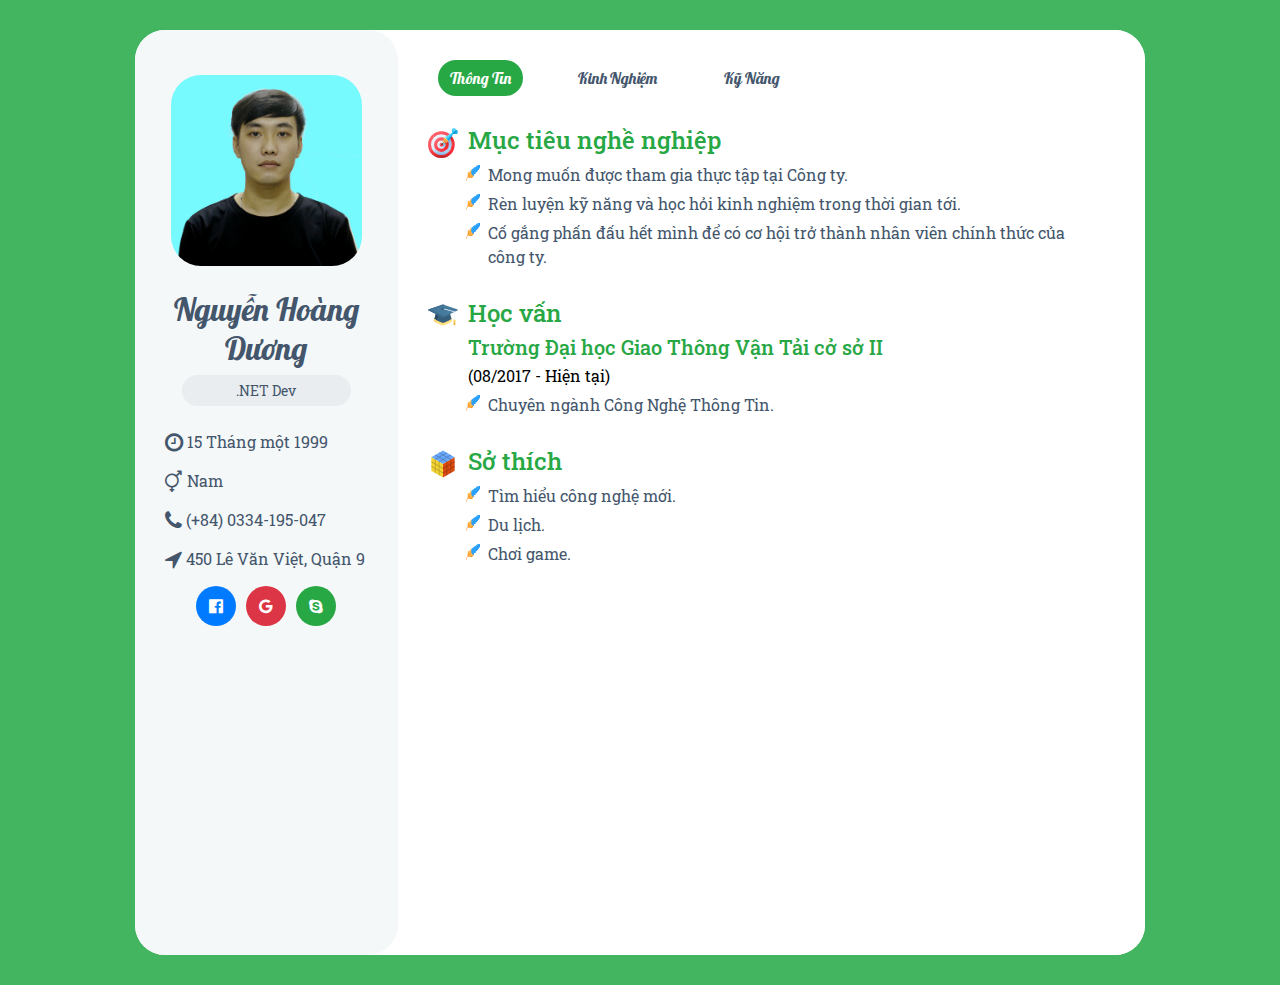
<file: Index.html>
<!doctype html>
<html lang="en">

<head>
  <!-- Required meta tags -->
  <meta charset="utf-8">
  <meta name="viewport" content="width=device-width, initial-scale=1, shrink-to-fit=no">

  <!-- Bootstrap CSS -->
  <link rel="stylesheet" href="https://maxcdn.bootstrapcdn.com/bootstrap/4.0.0/css/bootstrap.min.css"
    integrity="sha384-Gn5384xqQ1aoWXA+058RXPxPg6fy4IWvTNh0E263XmFcJlSAwiGgFAW/dAiS6JXm" crossorigin="anonymous">

  <link rel="stylesheet" href="CSS/timeline-customs.css">
  <link rel="stylesheet" href="CSS/content-Format.css">
  <link rel="stylesheet" href="https://cdnjs.cloudflare.com/ajax/libs/font-awesome/4.7.0/css/font-awesome.min.css">

  <title>CV-NGUYEN_HOANG_DUONG</title>
</head>

<body class="container ui-page">
  <div id="CV_contain" class="ui-content">
    <div class="form-infor float-left">
      <div class="detail-infor">
        <div class="tag-infor">
          <!-- <img class="avatar-infor mx-auto d-block" src="http://netgon.net/artstyles/v-card2/assets/img/avatar-1.jpg" alt=""> -->
          <!-- <img class="avatar-infor mx-auto d-block" src="Images/28471955_848284878713551_6416417631998503279_n.jpg"
            alt=""> -->
            <img class="avatar-infor mx-auto d-block" src="Images/img_Av.jpg"
            alt="">
          <br>
          <h3 class="text-username text-center">Nguyễn Hoàng Dương</h3>
          <!-- <br> -->
          <div class="candidate-type">
            .NET Dev
          </div>
          <br>
          <div>
            <ul id="list-infor">
              <li class="item-list">
                <i class="fa fa-clock-o fa-lg"></i> <span> 15 Tháng một 1999</span>
              </li>
              <li class="item-list">
                <i class="fa fa-transgender fa-lg"></i> <span> Nam</span>
              </li>
              <li class="item-list">
                <i class="fa fa-phone fa-lg"></i> <span> (+84) 0334-195-047</span>
              </li>
              <!-- <li class="item-list"><i class="fa fa-google fa-lg"></i> hoangduong150199@gmail.com</li> -->
              <li class="item-list">
                <i class="fa fa-location-arrow fa-lg"></i> <span> 450 Lê Văn Việt, Quận 9</span>
              </li>

              <li>
                <div class="row d-flex justify-content-center">
                  <button type="button" class="btn btn-primary btn-custom rounded-circle"
                    onclick="location.href='https://www.facebook.com/Black.Sky.1.1.2.3.5.8.13'"><i
                      class="fa fa-facebook-official"></i></button>
                  <button type="button" class="btn btn-danger btn-custom rounded-circle"
                    onclick="location.href='https://mail.google.com/mail/?view=cm&fs=1&tf=1&to=hoangduong150199@gmail.com'"><i
                      class="fa fa-google"></i></button>
                  <button type="button" class="btn btn-success btn-custom rounded-circle"
                    onclick="location.href='skype:hoangduong150199?call'"><i
                      class="fa fa-skype"></i></button>
                </div>
              </li>
          </div>

        </div>
      </div>
    </div>
    <div class="form-content float-right">
      <div class="content-menu">
        <button id="btn_ThongTin" class="active item-menu btn btn-outline-success">Thông Tin</button>
        <button id="btn_KinhNghiem" class="item-menu btn btn-outline-success">Kinh Nghiệm</button>
        <button id="btn_KyNang" class="item-menu btn btn-outline-success">Kỹ Năng</button>
        <!-- <button id="btn_LienHe" class="item-menu btn btn-outline-success">Liên Hệ</button> -->
      </div>
      <div id="cv-content" class="cv-content">
        <!-- here is the content. -->
      </div>
    </div>
  </div>

  <script src="https://ajax.googleapis.com/ajax/libs/jquery/3.5.1/jquery.min.js"></script>
  <script src="JS/control-menu.js"></script>
</body>

</html>
</file>
<file: CSS/timeline-customs.css>
ul.timeline {
    list-style-type: none;
    position: relative;
}
ul.timeline:before {
    content: ' ';
    background: #d4d9df;
    display: inline-block;
    position: absolute;
    left: 29px;
    width: 2px;
    height: 100%;
    z-index: 400;
}
ul.timeline > li {
    margin: 0;
    padding-left: 20px;
    margin-top: 10px;
}
ul.timeline > li:before {
    content: ' ';
    background: white;
    display: inline-block;
    position: absolute;
    border-radius: 50%;
    border: 2px solid #28a745;
    left: 20px;
    width: 20px;
    height: 20px;
    z-index: 400;
}
.item-timeline{
    margin: 5px;
}
</file>
<file: CSS/content-Format.css>
/* font */
@import url('https://fonts.googleapis.com/css2?family=Lobster&family=Roboto+Slab&display=swap');


.ui-page{
    background-color: #43b460;
    /* background-image: linear-gradient(to right,#43b460, rgba(26, 134, 53, 0.651)); */
}

.ui-content{
    margin: 30px 50px;
    border-radius: 30px;
    background-color: #fff;
    height: 925px;
}

/*  */
/* infor */
.form-infor{
    background-color: #f5f8f9;
    width: 26%;
    border-radius: 30px;
    height: 925px;
}

.detail-infor{
    /* background-color: cornsilk; */
    height: 875px;
    margin: 25px;
    padding-top: 20px;
}

.text-username{
    font-family: 'Lobster', cursive;
    font-size: 32px;
}

.tag-infor{
    /* background-color: darkcyan; */
    font-family: 'Roboto Slab', serif;
    color: #44566C;
}

.candidate-type{
    font-size: 14px;
    background-color: #E9EDF0;
    color: #44566C;
    margin: 0 22px;
    border-radius: 20px;
    padding: 5px;
    text-align: center;
}

.avatar-infor{
    width: 90%;
    border-radius: 30px;
    /* border-style: dashed;
    border-color: cadetblue;
    border-width: 1px; */
}

.item-list{
    margin-bottom: 15px;
    margin-left: 5px;
}

.btn-custom{
    height: 40px;
    width: 40px;
    margin: 0 5px;
}

.relative-custom{
    margin-top: 200px;
    position: relative;
    height: 100px;
}

.fixed-custom{
    height: 30px;
    line-height: 30px;
    background: red;
    color: #fff;
    position: fixed;
}

#list-infor{
    list-style-type: none;
    margin: 0;
    padding: 0;
    font-size: 16px;
}

/*  */
/* content */
.form-content{
    background-color: #fff;
    width: 74%;
    height: 925px;
    border-top-right-radius: 30px;
    border-bottom-right-radius: 30px;
}

.detal-content{
    background-color: burlywood;
}

.content-menu{
    /* background-color: beige; */
    margin-top: 30px;
    font-size: 20;    
    font-family: 'Lobster', cursive;
}

.btn{
    border-width: 0 !important;
}

.item-menu{
    border-radius: 30px;
    margin-left: 40px;
    color: #44566C;
    border-color: #44566C;
}

/* .item-menu:hover{
    background-color: #fff !important;
    color:  #ce2b66 !important;
}

.active{
    background-color: #ce2b66 !important;
    border-color:  #ce2b66 !important;
} */

.cv-content{
    font-family: 'Roboto Slab', serif;
    color: #44566C;
    /* background-color: azure; */
    margin: 30px 50px 30px 20px;
}

.icon-custom{
    width: 30px;
    margin: 0 10px;
}

.head-content{
    margin: 30px 0 0 0;
    color: #28a745;
}

.sub-content{
    margin: 5px 30px;
}

.school-name{
    margin: 5px 50px;
}

.ul-custom{
    list-style-image: url(../Images/crosshair.png);
} 

#muc_tieu, #hoc_van, #so_thich, #moitruong_phattrien, #cong_nghe{
    list-style-image: url(../Images/feather.png);
}
</file>
